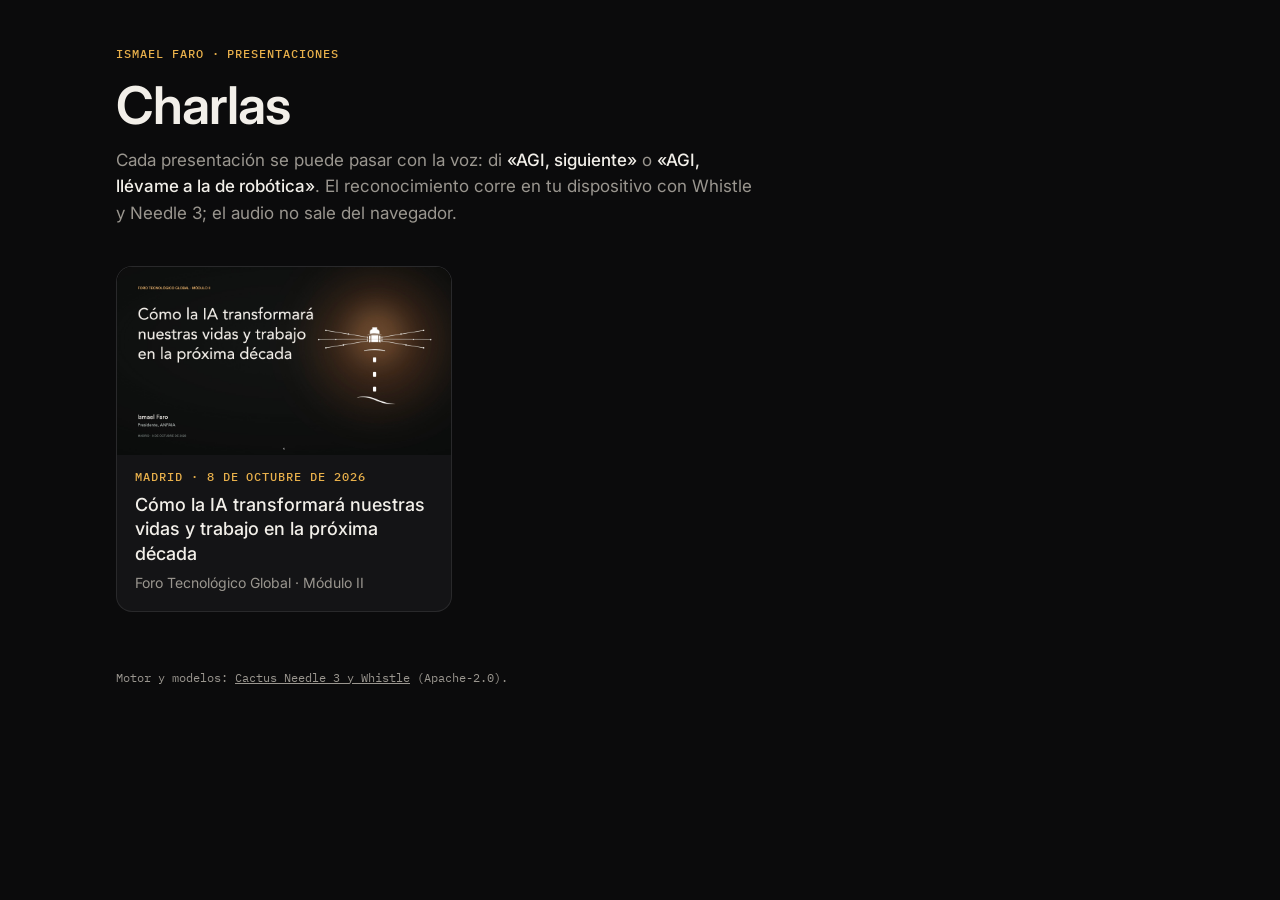
<file: site/index.html>
<!doctype html>
<html lang="es">
<head>
<meta charset="utf-8">
<meta name="viewport" content="width=device-width, initial-scale=1, viewport-fit=cover">
<meta name="theme-color" content="#0b0b0c">
<meta name="description" content="Presentaciones de Ismael Faro, controlables por voz con Whistle y Needle 3 en el navegador.">
<link rel="icon" href="player/icon.svg" type="image/svg+xml">
<link rel="apple-touch-icon" href="player/icon-180.png">
<title>Presentaciones · Ismael Faro</title>
<link rel="preconnect" href="https://fonts.googleapis.com">
<link href="https://fonts.googleapis.com/css2?family=IBM+Plex+Mono:wght@400;500&family=Inter:wght@400;500;600&display=swap" rel="stylesheet">
<style>
  :root { --bg: #0b0b0c; --card: #141416; --line: rgba(255,255,255,.09); --text: #f2efe9; --muted: #9a968f; --accent: #e8b04b;
    --mono: "IBM Plex Mono", ui-monospace, Menlo, monospace; --sans: "Inter", "Avenir Next", system-ui, sans-serif; }
  * { box-sizing: border-box; }
  body { margin: 0; background: var(--bg); color: var(--text); font-family: var(--sans); -webkit-font-smoothing: antialiased; }
  main { max-width: 1080px; margin: 0 auto; padding: max(48px, env(safe-area-inset-top)) 16px 64px; }
  .label { font: 500 12px/1 var(--mono); letter-spacing: .08em; text-transform: uppercase; color: var(--accent); }
  h1 { font-size: clamp(32px, 6vw, 52px); font-weight: 600; letter-spacing: -.02em; margin: 14px 0 10px; }
  .lead { color: var(--muted); font-size: 17px; line-height: 1.55; max-width: 640px; margin: 0 0 40px; }
  .lead b { color: var(--text); font-weight: 500; }
  #talks { display: grid; grid-template-columns: repeat(auto-fill, minmax(min(100%, 320px), 1fr)); gap: 20px; }
  a.talk { display: block; text-decoration: none; color: inherit; background: var(--card); border: 1px solid var(--line);
    border-radius: 16px; overflow: hidden; transition: border-color .2s, transform .2s; }
  a.talk:hover, a.talk:focus-visible { border-color: rgba(232,176,75,.5); transform: translateY(-2px); outline: none; }
  a.talk img { display: block; width: 100%; aspect-ratio: 16/9; object-fit: cover; background: #000; }
  .meta { padding: 16px 18px 20px; }
  .meta h2 { font-size: 18px; font-weight: 500; line-height: 1.35; margin: 10px 0 8px; }
  .meta p { margin: 0; color: var(--muted); font-size: 14px; }
  footer { margin-top: 56px; color: var(--muted); font: 12px/1.6 var(--mono); }
  footer a { color: var(--muted); }
  .empty { color: var(--muted); }
</style>
</head>
<body>
<main>
  <div class="label">Ismael Faro · Presentaciones</div>
  <h1>Charlas</h1>
  <p class="lead">Cada presentación se puede pasar con la voz: di <b>«AGI, siguiente»</b> o
    <b>«AGI, llévame a la de robótica»</b>. El reconocimiento corre en tu dispositivo con
    Whistle y Needle 3; el audio no sale del navegador.</p>
  <section id="talks" aria-live="polite"></section>
  <footer>
    Motor y modelos: <a href="https://github.com/cactus-compute/needle">Cactus Needle 3 y Whistle</a> (Apache-2.0).
  </footer>
</main>
<script>
  const fmt = (d) => { try { return new Date(d + "T12:00").toLocaleDateString("es-ES", { day: "numeric", month: "long", year: "numeric" }); } catch { return d; } };
  const el = (tag, cls, text) => { const e = document.createElement(tag); if (cls) e.className = cls; if (text != null) e.textContent = text; return e; };
  if ("serviceWorker" in navigator) navigator.serviceWorker.register("sw.js").catch(() => {});
  fetch("talks.json").then((r) => r.json()).then((talks) => {
    const box = document.getElementById("talks");
    if (!talks.length) { box.append(el("p", "empty", "Todavía no hay charlas.")); return; }
    for (const t of talks) {
      const a = el("a", "talk"); a.href = `${encodeURIComponent(t.slug)}/`;
      const img = el("img"); img.src = `${encodeURIComponent(t.slug)}/slides/slides.001.jpeg`; img.alt = ""; img.loading = "lazy";
      const m = el("div", "meta");
      m.append(el("div", "label", [t.place, t.date && fmt(t.date)].filter(Boolean).join(" · ")),
               el("h2", null, t.title), el("p", null, t.event || ""));
      a.append(img, m); box.append(a);
    }
  });
</script>
</body>
</html>
</file>
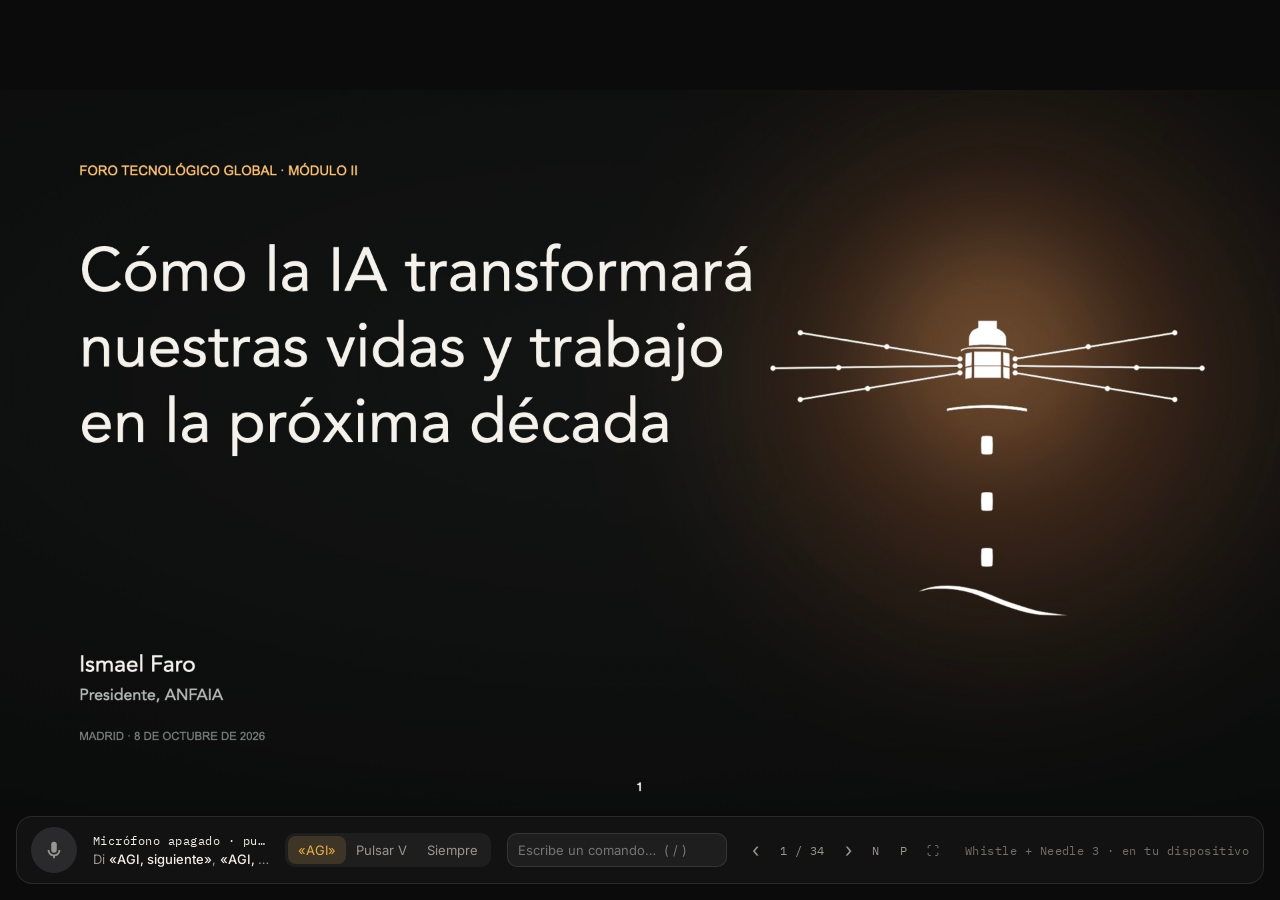
<file: site/26.Madrid.Global-Tech-forum/index.html>
<!doctype html>
<!-- Plantilla de cada charla: tools/new_talk.py la copia como <charla>/index.html -->
<html lang="es">
<head>
<meta charset="utf-8">
<meta name="viewport" content="width=device-width, initial-scale=1, viewport-fit=cover">
<meta name="theme-color" content="#0b0b0c">
<meta name="apple-mobile-web-app-capable" content="yes">
<meta name="mobile-web-app-capable" content="yes">
<meta name="apple-mobile-web-app-status-bar-style" content="black-translucent">
<meta name="apple-mobile-web-app-title" content="AGI">
<meta name="description" content="Cómo la IA transformará nuestras vidas y trabajo en la próxima década · Foro Tecnológico Global · Módulo II. Presentación controlada por voz con Whistle y Needle 3, en el navegador.">
<link rel="manifest" href="manifest.webmanifest">
<link rel="icon" href="../player/icon.svg" type="image/svg+xml">
<link rel="apple-touch-icon" href="../player/icon-180.png">
<title>Cómo la IA transformará nuestras vidas y trabajo en la próxima década</title>
<link rel="preconnect" href="https://fonts.googleapis.com">
<link href="https://fonts.googleapis.com/css2?family=IBM+Plex+Mono:wght@400;500&family=Inter:wght@400;500;600&display=swap" rel="stylesheet">
<link rel="stylesheet" href="../player/style.css">
</head>
<body>

<!-- ============ vista público ============ -->
<main id="stage" aria-live="polite">
  <img id="slideA" class="slide on" alt="">
  <img id="slideB" class="slide" alt="">
  <div id="blank"></div>
</main>

<!-- ============ vista ponente (?view=presenter) ============ -->
<section id="presenter" hidden>
  <header class="p-top">
    <span class="mono label">VISTA PONENTE</span>
    <span id="pClock" class="mono"></span>
    <span class="mono">Tiempo <b id="pTimer">00:00</b> <button id="pTimerReset" class="ghost">reiniciar</button></span>
  </header>
  <div class="p-grid">
    <div class="p-current"><img id="pCur" alt=""><span id="pCurN" class="mono badge"></span></div>
    <div class="p-side">
      <div class="p-next"><span class="mono label">SIGUIENTE</span><img id="pNext" alt=""></div>
      <div class="p-log"><span class="mono label">VOZ</span><ol id="pLog"></ol></div>
    </div>
    <article id="pNotes" class="p-notes"></article>
  </div>
</section>

<!-- ============ notas (vista público) ============ -->
<aside id="notes" hidden>
  <span class="mono label">NOTAS · <span id="notesN"></span></span>
  <div id="notesText"></div>
</aside>

<!-- ============ índice ============ -->
<div id="overview" hidden><div id="grid"></div></div>

<!-- ============ toast de voz ============ -->
<div id="toast" hidden>
  <div id="toastHeard" class="heard"></div>
  <div id="toastAction" class="action"></div>
  <div id="toastMeta" class="mono meta"></div>
</div>

<!-- ============ barra de control ============ -->
<footer id="hud">
  <div class="progress" aria-hidden="true"></div>
  <button id="mic" class="mic" title="Micrófono (M)" aria-label="Activar micrófono">
    <svg viewBox="0 0 24 24" width="22" height="22" aria-hidden="true"><path fill="currentColor" d="M12 15a3 3 0 0 0 3-3V6a3 3 0 1 0-6 0v6a3 3 0 0 0 3 3Zm5-3a5 5 0 0 1-10 0H5a7 7 0 0 0 6 6.92V21h2v-2.08A7 7 0 0 0 19 12h-2Z"/></svg>
    <span class="ring"></span>
  </button>
  <div class="status">
    <div id="statusLine" class="mono">Micrófono apagado · pulsa <kbd>M</kbd></div>
    <div id="hint" class="hint">Di <b>«AGI, siguiente»</b>, <b>«AGI, llévame a la de robótica»</b> o <b>«AGI, ve a la doce»</b></div>
  </div>
  <div class="modes" role="radiogroup" aria-label="Modo de escucha">
    <button data-mode="wake" class="on" title="Sólo actúa si empiezas con «AGI»">«AGI»</button>
    <button data-mode="ptt" title="Mantén pulsada la tecla V mientras hablas">Pulsar V</button>
    <button data-mode="open" title="Cualquier frase es un comando">Siempre</button>
  </div>
  <form id="cmdForm" class="cmd"><input id="cmd" placeholder="Escribe un comando…  ( / )" autocomplete="off"></form>
  <div class="nav">
    <button id="prev" class="ghost" title="Anterior (←)">‹</button>
    <span id="counter" class="mono"></span>
    <button id="next" class="ghost" title="Siguiente (→)">›</button>
    <button id="btnNotes" class="ghost mono" title="Notas (N)">N</button>
    <button id="btnPresenter" class="ghost mono" title="Abrir vista ponente (P)">P</button>
    <button id="btnFull" class="ghost mono" title="Pantalla completa (F)">⛶</button>
  </div>
  <div class="engine mono">Whistle + Needle 3 · en tu dispositivo</div>
</footer>

<script src="../player/agent.js"></script>
<script src="../player/app.js"></script>
</body>
</html>
</file>
<file: site/player/style.css>
:root {
  --bg: #0b0b0c;
  --panel: rgba(20, 20, 22, 0.86);
  --line: rgba(255, 255, 255, 0.10);
  --text: #f2efe9;
  --muted: #9a968f;
  --accent: #e8b04b;      /* ámbar de las etiquetas de las slides */
  --live: #ff5a4e;
  --ok: #6fd39a;
  --mono: "IBM Plex Mono", ui-monospace, Menlo, monospace;
  --sans: "Inter", "Avenir Next", system-ui, sans-serif;
}

* { box-sizing: border-box; }
html, body { margin: 0; height: 100%; background: var(--bg); color: var(--text); font-family: var(--sans); overflow: hidden; }
.mono { font-family: var(--mono); font-size: 12px; letter-spacing: .04em; }
.label { color: var(--accent); text-transform: uppercase; }
kbd { font-family: var(--mono); font-size: 11px; border: 1px solid var(--line); border-radius: 4px; padding: 0 4px; }
button { font: inherit; color: inherit; background: none; border: 0; cursor: pointer; }
button.ghost { padding: 6px 9px; border-radius: 8px; color: var(--muted); }
button.ghost:hover { color: var(--text); background: rgba(255,255,255,.06); }
[hidden] { display: none !important; }

/* ---------------- escenario ---------------- */
#stage { position: fixed; inset: 0; display: grid; place-items: center; }
.slide {
  position: absolute; max-width: 100vw; max-height: 100vh; width: 100%; height: 100%;
  object-fit: contain; opacity: 0; transition: opacity .45s ease;
}
.slide.on { opacity: 1; }
#blank { position: absolute; inset: 0; background: #000; opacity: 0; pointer-events: none; transition: opacity .6s; z-index: 5; }
body.blank #blank { opacity: 1; }

/* ---------------- HUD ---------------- */
#hud {
  position: fixed; left: 16px; right: 16px; bottom: 16px; z-index: 20;
  display: flex; align-items: center; gap: 16px; padding: 10px 14px;
  background: var(--panel); backdrop-filter: blur(14px); -webkit-backdrop-filter: blur(14px);
  border: 1px solid var(--line); border-radius: 16px;
  transition: opacity .35s, transform .35s;
}
body.idle #hud { opacity: 0; transform: translateY(12px); pointer-events: none; }
body.idle { cursor: none; }

.mic { position: relative; width: 46px; height: 46px; flex: none; border-radius: 50%; display: grid; place-items: center;
  background: #2a2a2d; color: var(--muted); transition: background .2s, color .2s; }
.mic .ring { position: absolute; inset: -4px; border-radius: 50%; border: 2px solid transparent;
  transform: scale(calc(1 + var(--lvl, 0) * .35)); transition: transform .08s linear, border-color .2s; }
body.mic-on .mic { background: #3a1d1b; color: var(--live); }
body.mic-on .mic .ring { border-color: rgba(255, 90, 78, .45); }
body.speaking .mic .ring { border-color: var(--live); }
body.armed .mic { background: #3b2d12; color: var(--accent); }
body.armed .mic .ring { border-color: var(--accent); animation: pulse 1s infinite; }
body.thinking .mic .ring { border-color: var(--accent); border-style: dashed; animation: spin 1.2s linear infinite; }
@keyframes pulse { 50% { opacity: .35; } }
@keyframes spin { to { transform: rotate(360deg); } }

.status { min-width: 160px; flex: 1; }
#statusLine { color: var(--text); white-space: nowrap; overflow: hidden; text-overflow: ellipsis; }
.hint { color: var(--muted); font-size: 13px; margin-top: 3px; white-space: nowrap; overflow: hidden; text-overflow: ellipsis; }
.hint b { color: var(--text); font-weight: 500; }

.modes { display: flex; background: rgba(255,255,255,.05); border-radius: 10px; padding: 3px; flex: none; }
.modes button { padding: 6px 10px; border-radius: 8px; font-size: 13px; color: var(--muted); }
.modes button.on { background: rgba(232,176,75,.16); color: var(--accent); }

.cmd input { width: 220px; background: rgba(255,255,255,.05); border: 1px solid var(--line); border-radius: 10px;
  color: var(--text); padding: 8px 10px; font: 13px var(--sans); outline: none; }
.cmd input:focus { border-color: var(--accent); }
.nav { display: flex; align-items: center; gap: 2px; flex: none; }
.nav #counter { min-width: 64px; text-align: center; color: var(--muted); }
.nav #prev, .nav #next { font-size: 20px; line-height: 1; }
.engine { color: var(--muted); opacity: .7; flex: none; }

/* ---------------- toast ---------------- */
#toast {
  position: fixed; left: 50%; top: 22px; transform: translateX(-50%); z-index: 30;
  max-width: min(720px, calc(100vw - 32px)); padding: 12px 18px; border-radius: 14px;
  background: var(--panel); backdrop-filter: blur(14px); -webkit-backdrop-filter: blur(14px);
  border: 1px solid var(--line); text-align: center; animation: drop .25s ease;
}
@keyframes drop { from { opacity: 0; transform: translate(-50%, -8px); } }
#toast .heard { font-size: 17px; }
#toast .heard::before { content: "«"; color: var(--muted); } #toast .heard::after { content: "»"; color: var(--muted); }
#toast .action { margin-top: 4px; font-size: 14px; color: var(--accent); }
#toast.ok .action { color: var(--ok); }
#toast.miss .action { color: var(--muted); }
#toast .meta { margin-top: 6px; color: var(--muted); font-size: 11px; }

/* ---------------- notas ---------------- */
#notes {
  position: fixed; right: 16px; top: 16px; bottom: 96px; width: min(420px, 40vw); z-index: 15;
  padding: 18px 20px; overflow: auto; background: var(--panel); border: 1px solid var(--line); border-radius: 16px;
  backdrop-filter: blur(14px); -webkit-backdrop-filter: blur(14px);
}
#notesText { margin-top: 10px; font-size: 16px; line-height: 1.55; white-space: pre-wrap; }

/* ---------------- índice ---------------- */
#overview { position: fixed; inset: 0; z-index: 18; background: rgba(8,8,9,.94); overflow: auto; padding: 32px 32px 120px; }
#grid { display: grid; grid-template-columns: repeat(auto-fill, minmax(220px, 1fr)); gap: 16px; }
#grid button { position: relative; padding: 0; border-radius: 10px; overflow: hidden; border: 2px solid transparent; }
#grid button.cur { border-color: var(--accent); }
#grid img { display: block; width: 100%; aspect-ratio: 16/9; object-fit: cover; }
#grid span { position: absolute; left: 6px; bottom: 6px; padding: 2px 6px; border-radius: 6px; background: rgba(0,0,0,.7); }

/* ---------------- vista ponente ---------------- */
body.presenter #stage, body.presenter #notes { display: none; }
#presenter { position: fixed; inset: 0 0 86px 0; display: flex; flex-direction: column; padding: 16px; gap: 12px; }
.p-top { display: flex; gap: 24px; align-items: center; color: var(--muted); }
.p-top b { color: var(--text); font-size: 15px; }
.p-grid { flex: 1; min-height: 0; display: grid; grid-template-columns: 2fr 1fr; grid-template-rows: auto 1fr; gap: 14px; }
.p-current { position: relative; }
.p-current img, .p-next img { width: 100%; aspect-ratio: 16/9; object-fit: contain; background: #000; border-radius: 10px; display: block; }
.badge { position: absolute; left: 10px; top: 10px; background: rgba(0,0,0,.7); padding: 3px 8px; border-radius: 6px; }
.p-side { display: flex; flex-direction: column; gap: 12px; min-height: 0; grid-row: span 2; }
.p-next { opacity: .85; }
.p-log { flex: 1; min-height: 0; overflow: auto; }
.p-log ol { list-style: none; margin: 8px 0 0; padding: 0; display: flex; flex-direction: column; gap: 8px; }
.p-log li { font-size: 13px; padding: 8px 10px; background: rgba(255,255,255,.04); border-radius: 8px; }
.p-log li .a { color: var(--accent); }
.p-log li .m { color: var(--muted); font-family: var(--mono); font-size: 11px; }
.p-notes { overflow: auto; font-size: 20px; line-height: 1.55; white-space: pre-wrap; padding: 4px 4px 0; }

@media (max-width: 1250px) { .engine { display: none; } }
@media (max-width: 900px) {
  .engine, .cmd, .hint { display: none; }
  #hud { gap: 10px; flex-wrap: wrap; }
  #notes { width: calc(100vw - 32px); }
  .p-grid { grid-template-columns: 1fr; }
}

/* ---------------- carga de modelos ---------------- */
#hud .progress { position: absolute; left: 14px; right: 14px; top: 0; height: 2px; border-radius: 2px; overflow: hidden; opacity: 0; transition: opacity .3s; }
#hud .progress::after { content: ""; display: block; height: 100%; width: var(--load, 0%); background: var(--accent); transition: width .2s; }
body.loading #hud .progress { opacity: 1; }
body.loading #hud { opacity: 1 !important; transform: none !important; pointer-events: auto !important; }
body.loading .mic .ring { border-color: var(--accent); border-style: dotted; animation: spin 2s linear infinite; }

/* ---------------- móvil / iPhone ---------------- */
html, body { -webkit-tap-highlight-color: transparent; overscroll-behavior: none; }
#stage { touch-action: pan-y; }
.mic, .modes button, .nav button { touch-action: manipulation; -webkit-user-select: none; user-select: none; -webkit-touch-callout: none; }
#hud {
  left: max(16px, env(safe-area-inset-left)); right: max(16px, env(safe-area-inset-right));
  bottom: max(16px, env(safe-area-inset-bottom));
}
#toast { top: max(22px, env(safe-area-inset-top)); }
#notes { top: max(16px, env(safe-area-inset-top)); }

@media (pointer: coarse) {
  .cmd input { font-size: 16px; }            /* evita el zoom automático de iOS al enfocar */
  .mic { width: 56px; height: 56px; }
  .nav button { min-width: 40px; min-height: 40px; }
  body.idle #hud { opacity: .0; }
}

@media (max-width: 700px) {
  #hud { gap: 8px 10px; padding: 10px; }
  .status { order: 2; flex-basis: calc(100% - 70px); min-width: 0; }
  .mic { order: 1; }
  .modes { order: 3; }
  .nav { order: 4; margin-left: auto; }
  .nav #btnPresenter { display: none; }
  #notes { left: 12px; right: 12px; width: auto; bottom: auto; max-height: 45vh; font-size: 15px; }
  #notesText { font-size: 15px; }
  #grid { grid-template-columns: repeat(auto-fill, minmax(140px, 1fr)); gap: 10px; }
  #overview { padding: 16px 12px 160px; }
  #toast .heard { font-size: 15px; }
}

/* iPhone en vertical: la slide arriba, controles abajo */
@media (max-width: 700px) and (orientation: portrait) {
  #stage { bottom: 200px; }
  body.idle #hud { opacity: 1; transform: none; pointer-events: auto; }
}

/* móvil en horizontal: notas a la derecha, sin tapar toda la slide */
@media (max-height: 500px) and (orientation: landscape) {
  #notes { left: auto; width: 46vw; bottom: 84px; max-height: none; }
  #notesText { font-size: 14px; }
  #hud { padding: 6px 10px; }
  .mic { width: 44px; height: 44px; }
}

#notesText a, .p-notes a { color: var(--accent); word-break: break-all; }
</file>
